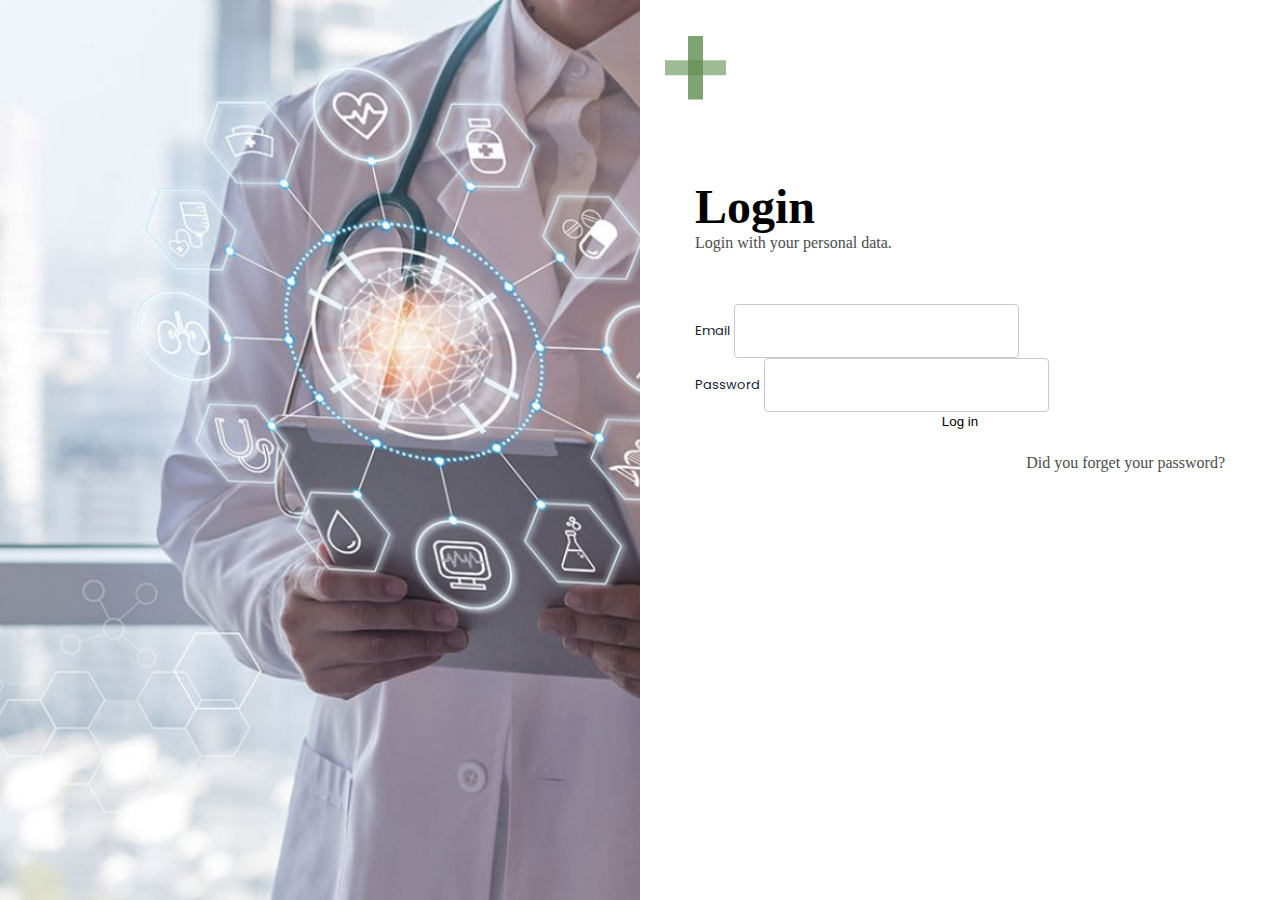
<file: index.html>
<!DOCTYPE html>
<html lang="en">
<head>
    <meta charset="UTF-8">
    <meta name="viewport" content="width=device-width, initial-scale=1.0">
    <link href="https://cdn.jsdelivr.net/npm/bootstrap@5.3.2/dist/css/bootstrap.min.css" rel="stylesheet"
        integrity="sha384-T3c6CoIi6uLrA9TneNEoa7RxnatzjcDSCmG1MXxSR1GAsXEV/Dwwykc2MPK8M2HN" crossorigin="anonymous">
    <link rel="stylesheet" href="css/style.css">
    <title>TEST system</title>
</head>
<body>
    <main>
        <section>
            <div class="login">
                <div class="login-img"></div>
                <div class="login-part">
                    <a href="#">
                        <img src="icons/logo-green.svg" alt="logo">
                    </a>
                    <form class="form">
                        <h2 class="form-title">Login</h2>
                        <p class="login-subtext">Login with your personal data.</p>
                        <div class="mb-3">
                            <label for="exampleInputEmail1" class="form-label">Email</label>
                            <input type="email" name="email" class="form-control">
                        </div>
                        <div class="mb-3">
                            <label for="exampleInputPassword1" class="form-label">Password</label>
                            <input type="password" name="password" class="form-control" id="exampleInputPassword1">
                        </div>
                        <button type="button" class="btn btn-success form-btn" id="myButton">Log in</button>
                        <p class="login-reminder"><a href="#">Did you forget your password?</a></p>
                    </form>
                </div>
            </div>
        </section>
    </main>
    <script type="text/javascript">
        document.getElementById("myButton").onclick = function () {
            location.href = "./pages/patients.html";
        };
    </script>
</body>
</html>
</file>
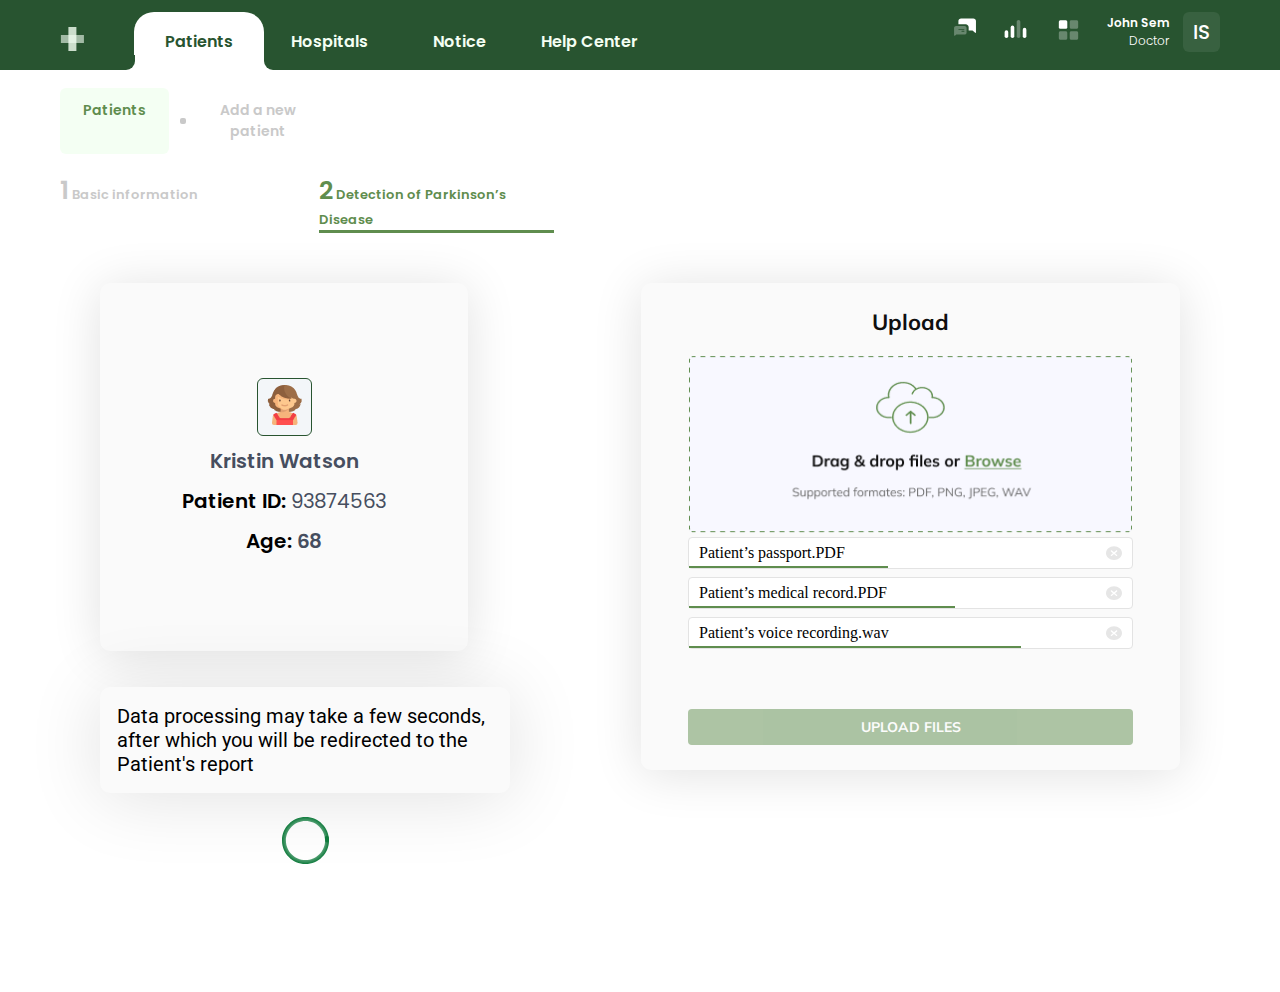
<file: pages/detection.html>
<!DOCTYPE html>
<html lang="en">

<head>
    <meta charset="UTF-8">
    <meta name="viewport" content="width=device-width, initial-scale=1.0">
    <link href="https://cdn.jsdelivr.net/npm/bootstrap@5.3.2/dist/css/bootstrap.min.css" rel="stylesheet"
        integrity="sha384-T3c6CoIi6uLrA9TneNEoa7RxnatzjcDSCmG1MXxSR1GAsXEV/Dwwykc2MPK8M2HN" crossorigin="anonymous">
    <link rel="stylesheet" href="../css/style.css">
    <title>TEST system</title>
</head>

<body>
    <header class="header">
        <div class="header-top">
            <div class="container">
                <div class="header-body">
                    <nav class="header-nav">
                        <a href="#">
                            <img src="../icons/logo-white.svg" alt="logo">
                        </a>
                        <ul class="head-menu">
                            <li class="head-menu-item">

                                <a href="#" class="head-menu-link active" id="mainMenu">
                                    <div class="triangle"></div>
                                    Patients
                                    <div class="triangle-right"></div>
                                </a>
                            </li>
                            <li class="head-menu-item">
                                <a href="#" class="head-menu-link">Hospitals</a>
                            </li>
                            <li class="head-menu-item">
                                <a href="#" class="head-menu-link">Notice</a>
                            </li>
                            <li class="head-menu-item">
                                <a href="#" class="head-menu-link">Help Center</a>
                            </li>
                        </ul>
                    </nav>

                    <div class="header-vigets">
                        <ul class="header-vigets-list">
                            <li>
                                <a href="#">
                                    <img src="../icons/chat.svg" alt="chat">
                                </a>
                            </li>
                            <li>
                                <a href="#">
                                    <img src="../icons/equalizer.svg" alt="equalizer">
                                </a>
                            </li>
                            <li>
                                <a href="#">
                                    <img src="../icons/blocks.svg" alt="blocks">
                                </a>
                            </li>
                        </ul>
                        <div class="header-user">
                            <div class="header-user-info">
                                <span>John Sem</span>
                                <span>Doctor</span>
                            </div>
                            <div class="header-avatar">
                                <span>IS</span>
                            </div>
                        </div>
                    </div>
                    <button class="burger"></button>
                </div>
            </div>
        </div>
        <div class="header-bottom">
            <div class="container">
                <div class="header-options">
                    <div class="header-tab active" id="mainMenu">
                        Patients
                    </div>
                    <div class="header-tab">
                        Add a new patient
                    </div>
                </div>
            </div>
        </div>
    </header>
    <main>
        <section>
            <div class="container">
                <div class="info-tabs">
                    <div class="info-tab">
                        <span class="tab-number">1</span>
                        <span>Basic information</span>
                    </div>
                    <div class="info-tab active">
                        <span class="tab-number">2</span>
                        <span>Detection of Parkinson’s Disease</span>
                    </div>
                </div>
                <div class="detection">
                    <div class="detection-part">
                        <div class="report-patient">
                            <div class="patient-avatar">
                                <img src="../images/girl-16.png" alt="patient">
                            </div>
                            <p class="patient-name">Kristin Watson</p>
                            <p class="patient-data">Patient ID: <span id="patient-id">93874563</span></p>
                            <p class="patient-data">Age: <span id="patient-age">68</span></p>
                        </div>
                        <p class="detection-text">Data processing may take a few seconds, after which you will be redirected to the
                            Patient's report</p>
                        <div class="loader">
                            <img src="../images/Loader anim.svg" alt="spinner">
                        </div>
                    </div>
                    <div class="detection-part">
                        <form action="" class="detection-form">
                            <h3 class="detection-form-title">Upload</h3>
                            <input type="file" id="customFile" style="display:none" />
                            <label for="customFile" id="customFileLabel"></label>

                            <ul class="upload-info">
                                <li class="upload-info-item">
                                    <span>Patient’s passport.PDF</span>
                                    <img src="../icons/close.svg" alt="close">
                                    <p class="progress-bar" style="width: 45%;"></p>
                                </li>
                                <li class="upload-info-item">
                                    <span>Patient’s medical record.PDF</span>
                                    <img src="../icons/close.svg" alt="close">
                                    <p class="progress-bar" style="width: 60%;"></p>
                                </li>
                                <li class="upload-info-item">
                                    <span>Patient’s voice recording.wav</span>
                                    <img src="../icons/close.svg" alt="close">
                                    <p class="progress-bar" style="width: 75%;"></p>
                                </li>
                            </ul>
                            <div class="form-upload-btn">
                                <button>Upload Files</button>
                            </div>
                        </form>
                    </div>
                </div>
            </div>
        </section>
    </main>
    <script type="text/javascript">
        document.getElementById("mainMenu").onclick = function () {
            location.href = "../pages/patients.html";
        };
    </script>
</body>

</html>
</file>
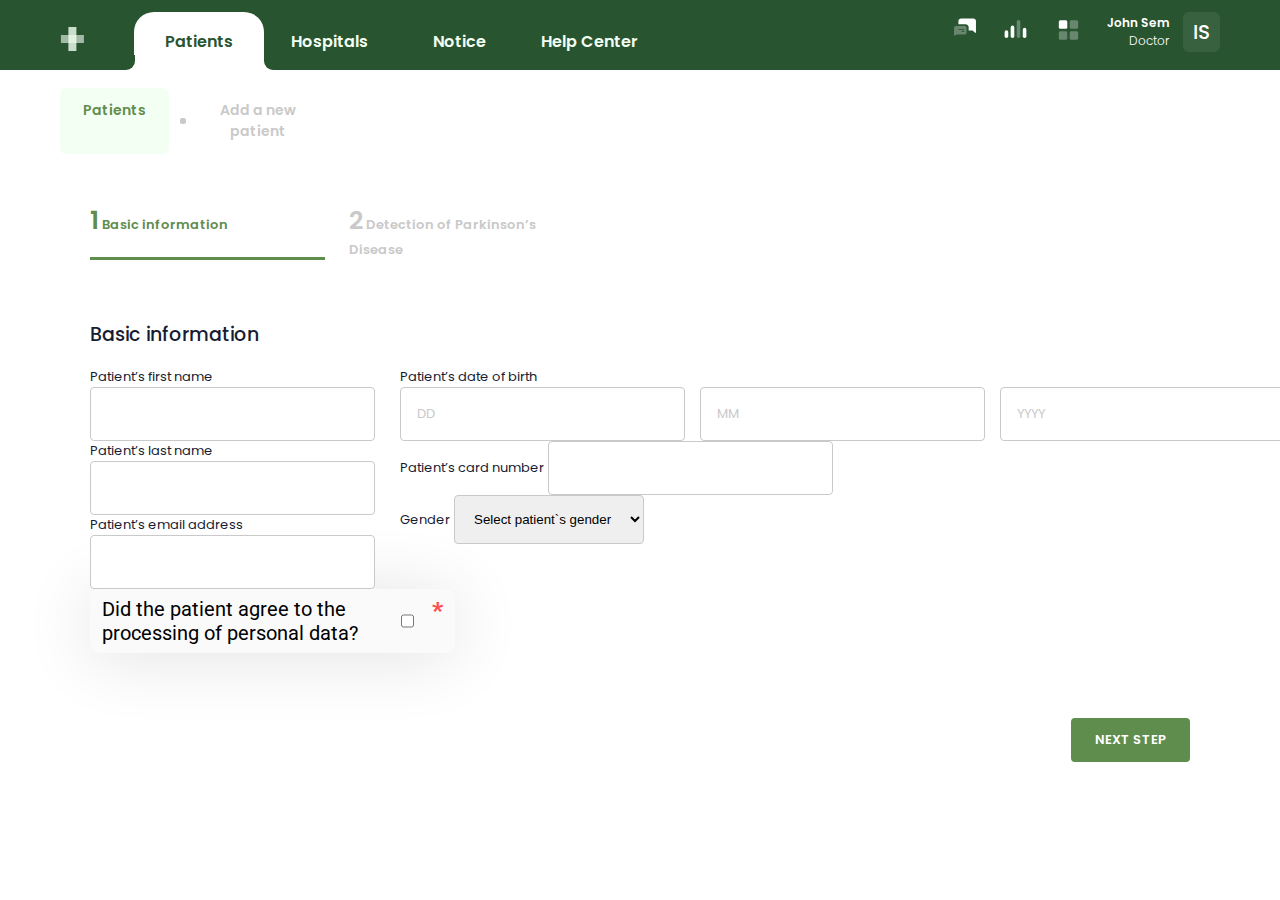
<file: pages/info.html>
<!DOCTYPE html>
<html lang="en">

<head>
    <meta charset="UTF-8">
    <meta name="viewport" content="width=device-width, initial-scale=1.0">
    <link href="https://cdn.jsdelivr.net/npm/bootstrap@5.3.2/dist/css/bootstrap.min.css" rel="stylesheet"
        integrity="sha384-T3c6CoIi6uLrA9TneNEoa7RxnatzjcDSCmG1MXxSR1GAsXEV/Dwwykc2MPK8M2HN" crossorigin="anonymous">
    <link rel="stylesheet" href="../css/style.css">
    <title>TEST system</title>
</head>

<body>
    <header class="header">
        <div class="header-top">
            <div class="container">
                <div class="header-body">
                    <nav class="header-nav">
                        <a href="#">
                            <img src="../icons/logo-white.svg" alt="logo">
                        </a>
                        <ul class="head-menu">
                            <li class="head-menu-item">

                                <a href="#" class="head-menu-link active" id="mainMenu">
                                    <div class="triangle"></div>
                                    Patients
                                    <div class="triangle-right"></div>
                                </a>
                            </li>
                            <li class="head-menu-item">
                                <a href="#" class="head-menu-link">Hospitals</a>
                            </li>
                            <li class="head-menu-item">
                                <a href="#" class="head-menu-link">Notice</a>
                            </li>
                            <li class="head-menu-item">
                                <a href="#" class="head-menu-link">Help Center</a>
                            </li>
                        </ul>
                    </nav>

                    <div class="header-vigets">
                        <ul class="header-vigets-list">
                            <li>
                                <a href="#">
                                    <img src="../icons/chat.svg" alt="chat">
                                </a>
                            </li>
                            <li>
                                <a href="#">
                                    <img src="../icons/equalizer.svg" alt="equalizer">
                                </a>
                            </li>
                            <li>
                                <a href="#">
                                    <img src="../icons/blocks.svg" alt="blocks">
                                </a>
                            </li>
                        </ul>
                        <div class="header-user">
                            <div class="header-user-info">
                                <span>John Sem</span>
                                <span>Doctor</span>
                            </div>
                            <div class="header-avatar">
                                <span>IS</span>
                            </div>
                        </div>
                    </div>
                    
                    <button class="burger"></button>
                </div>
            </div>
        </div>
        <div class="header-bottom">
            <div class="container">
                <div class="header-options">
                    <div class="header-tab active">
                        Patients
                    </div>
                    <div class="header-tab">
                        Add a new patient
                    </div>
                </div>
            </div>
        </div>
    </header>
    <main>
        <section>
            <div class="container">
                <div class="info-wrapper">
                    <div class="info-tabs">
                        <div class="info-tab active">
                            <span class="tab-number">1</span>
                            <span>Basic information</span>
                        </div>
                        <div class="info-tab">
                            <span class="tab-number">2</span>
                            <span>Detection of Parkinson’s Disease</span>
                        </div>
                    </div>

                    <form action="" class="info-form">
                        <h3 class="info-form-title">Basic information</h3>
                        <div class="info-form-body">
                            <div class="info-form-part">
                                <div class="mb-3">
                                    <label for="firstName" class="form-label">Patient’s first name</label>
                                    <input type="text" name="firstName" class="form-control" id="firstName">
                                </div>
                                <div class="mb-3">
                                    <label for="lastName" class="form-label">Patient’s last name</label>
                                    <input type="text" name="lastName" class="form-control" id="lastName">
                                </div>
                                <div class="mb-3">
                                    <label for="address" class="form-label">Patient’s email address</label>
                                    <input type="text" name="address" class="form-control" id="address">
                                </div>
                            </div>
                            <div class="info-form-part">
                                <div class="mb-3">
                                    <label class="form-label">Patient’s date of birth</label>
                                    <div class="date-inputs">
                                        <input type="number" name="day" class="form-control" placeholder="DD">
                                        <input type="number" name="month" class="form-control" placeholder="MM">
                                        <input type="number" name="year" class="form-control" placeholder="YYYY">
                                    </div>
                                </div>
                                <div class="mb-3">
                                    <label for="card" class="form-label">Patient’s card number</label>
                                    <input type="number" name="card" class="form-control" id="card">
                                </div>
                                <div class="mb-3">
                                    <div class="">
                                        <label for="gender" class="form-label">Gender</label>
                                        <select id="gender" name="gender" class="form-select">
                                            <option value="" disabled selected>Select patient`s gender</option>
                                            <option value="male">Male</option>
                                            <option value="female">Female</option>
                                            <option value="other">Other</option>
                                        </select>
                                    </div>
                                </div>
                            </div>
                        </div>
                        <div class="form-agreement">
                            <div class="form-checkbox">
                                <label for="agreement">Did the patient agree to the processing of personal data?</label>
                                <input type="checkbox" id="agreement" name="agreement">
                            </div>
                            <span>*</span>
                        </div>
                        <div class="info-form-btn">
                            <button class="btn info-btn-success" id="detectionMenu" type="button">NEXT STEP</button>
                        </div>
                    </form>
                </div>
            </div>
        </section>
    </main>
    <script type="text/javascript">
        document.getElementById("detectionMenu").onclick = function () {
            location.href = "../pages/detection.html";
        };
    </script>
     <script type="text/javascript">
        document.getElementById("mainMenu").onclick = function () {
            location.href = "../pages/patients.html";
        };
    </script>
</body>

</html>
</file>
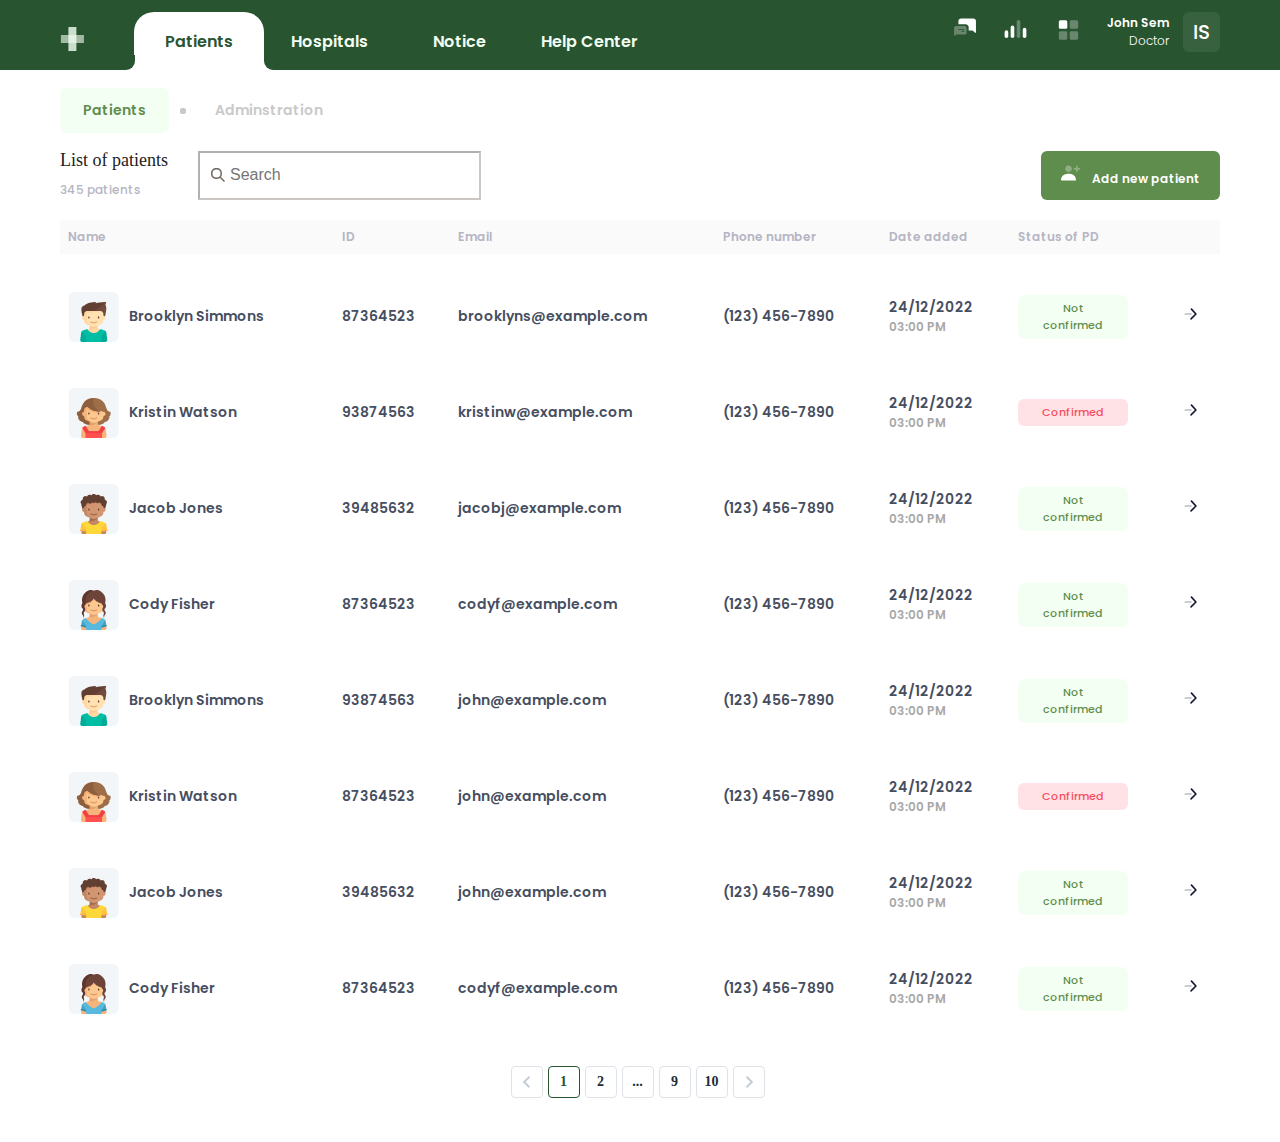
<file: pages/patients.html>
<!DOCTYPE html>
<html lang="en">

<head>
    <meta charset="UTF-8">
    <meta name="viewport" content="width=device-width, initial-scale=1.0">
    <link href="https://cdn.jsdelivr.net/npm/bootstrap@5.3.2/dist/css/bootstrap.min.css" rel="stylesheet"
        integrity="sha384-T3c6CoIi6uLrA9TneNEoa7RxnatzjcDSCmG1MXxSR1GAsXEV/Dwwykc2MPK8M2HN" crossorigin="anonymous">
    <link rel="stylesheet" href="../css/style.css">
    <title>TEST system</title>
</head>

<body>
    <header class="header">
        <div class="header-top">
            <div class="container">
                <div class="header-body">
                    <nav class="header-nav">
                        <a href="#">
                            <img src="../icons/logo-white.svg" alt="logo">
                        </a>
                        <ul class="head-menu">
                            <li class="head-menu-item">

                                <a href="#" class="head-menu-link active">
                                    <div class="triangle"></div>
                                    Patients
                                    <div class="triangle-right"></div>
                                </a>
                            </li>
                            <li class="head-menu-item">
                                <a href="#" class="head-menu-link">Hospitals</a>
                            </li>
                            <li class="head-menu-item">
                                <a href="#" class="head-menu-link">Notice</a>
                            </li>
                            <li class="head-menu-item">
                                <a href="#" class="head-menu-link">Help Center</a>
                            </li>
                        </ul>
                    </nav>

                    <div class="header-vigets">
                        <ul class="header-vigets-list">
                            <li>
                                <a href="#">
                                    <img src="../icons/chat.svg" alt="chat">
                                </a>
                            </li>
                            <li>
                                <a href="#">
                                    <img src="../icons/equalizer.svg" alt="equalizer">
                                </a>
                            </li>
                            <li>
                                <a href="#">
                                    <img src="../icons/blocks.svg" alt="blocks">
                                </a>
                            </li>
                        </ul>
                        <div class="header-user">
                            <div class="header-user-info">
                                <span>John Sem</span>
                                <span>Doctor</span>
                            </div>
                            <div class="header-avatar">
                                <span>IS</span>
                            </div>
                        </div>
                    </div>

                    <button class="burger"></button>
                </div>
            </div>
        </div>
        <div class="header-bottom">
            <div class="container">
                <div class="header-options">
                    <div class="header-tab active">
                        Patients
                    </div>
                    <div class="header-tab">
                        Adminstration
                    </div>
                </div>
            </div>
        </div>
    </header>
    <main>
        <section>
            <div class="container">
                <div class="patients-body">
                    <div class="panel">
                        <div class="panel-search">
                            <div class="panel-text">
                                <div class="panel-heading">List of patients</div>
                                <div class="panel-total">345 patients</div>
                            </div>
                            <div id="search">
                                <input class="panel-input" type="text" placeholder="Search">
                            </div>
                        </div>
                        <button class="patient-add-btn" id="redirectNewPatient">
                            <img src="../icons/add-user.svg" alt="user">
                            Add new patient
                        </button>
                    </div>
                </div>



                <table>
                    <thead>
                        <tr>
                            <th class="patient-name-td">Name</th>
                            <th class="hide">ID</th>
                            <th class="hide">Email</th>
                            <th class="hide">Phone number</th>
                            <th class="hide">Date added</th>
                            <th>Status of PD</th>
                            <th></th>
                        </tr>
                    </thead>
                    <tbody>
                        <tr>
                            <td class="patient-name-td">
                                <img src="../images/boy1.png" alt="boy">
                                Brooklyn Simmons
                            </td>
                            <td class="hide">87364523</td>
                            <td class="hide">brooklyns@example.com</td>
                            <td class="hide">(123) 456-7890</td>
                            <td class="hide">
                                <div class="date-time">
                                    <span>24/12/2022</span>
                                    <span>03:00 PM</span>
                                </div>
                            </td>
                            <td class="status"><span>Not confirmed</span></td>
                            <td>
                                <button>
                                    <img src="../icons/arrow-list.svg" id="reportNotConfirmed" alt="arrow">
                                </button>
                            </td>
                        </tr>
                        <tr>
                            <td class="patient-name-td">
                                <img src="../images/girl1.png" alt="boy">
                                Kristin Watson
                            </td>
                            <td class="hide">93874563</td>
                            <td class="hide">kristinw@example.com</td>
                            <td class="hide">(123) 456-7890</td>
                            <td class="hide">
                                <div class="date-time">
                                    <span>24/12/2022</span>
                                    <span>03:00 PM</span>
                                </div>
                            </td>
                            <td class="status confirmed"><span>Confirmed</span></td>
                            <td>
                                <button>
                                    <img src="../icons/arrow-list.svg" id="reportConfirmed" alt="arrow">
                                </button>
                            </td>
                        </tr>
                        <tr>
                            <td class="patient-name-td">
                                <img src="../images/boy2.png" alt="boy">
                                Jacob Jones
                            </td>
                            <td class="hide">39485632</td>
                            <td class="hide">jacobj@example.com</td>
                            <td class="hide">(123) 456-7890</td>
                            <td class="hide">
                                <div class="date-time">
                                    <span>24/12/2022</span>
                                    <span>03:00 PM</span>
                                </div>
                            </td>
                            <td class="status"><span>Not confirmed</span></td>
                            <td>
                                <button>
                                    <img src="../icons/arrow-list.svg" alt="arrow">
                                </button>
                            </td>
                        </tr>
                        <tr>
                            <td class="patient-name-td">
                                <img src="../images/girl2.png" alt="boy">
                                Cody Fisher
                            </td>
                            <td class="hide">87364523</td>
                            <td class="hide">codyf@example.com</td>
                            <td class="hide">(123) 456-7890</td>
                            <td class="hide">
                                <div class="date-time">
                                    <span>24/12/2022</span>
                                    <span>03:00 PM</span>
                                </div>
                            </td>
                            <td class="status"><span>Not confirmed</span></td>
                            <td>
                                <button>
                                    <img src="../icons/arrow-list.svg" alt="arrow">
                                </button>
                            </td>
                        </tr>
                        <tr>
                            <td class="patient-name-td">
                                <img src="../images/boy1.png" alt="boy">
                                Brooklyn Simmons
                            </td>
                            <td class="hide">93874563</td>
                            <td class="hide">john@example.com</td>
                            <td class="hide">(123) 456-7890</td>
                            <td class="hide">
                                <div class="date-time">
                                    <span>24/12/2022</span>
                                    <span>03:00 PM</span>
                                </div>
                            </td>
                            <td class="status"><span>Not confirmed</span></td>
                            <td>
                                <button>
                                    <img src="../icons/arrow-list.svg" alt="arrow">
                                </button>
                            </td>
                        </tr>
                        <tr>
                            <td class="patient-name-td">
                                <img src="../images/girl1.png" alt="boy">
                                Kristin Watson
                            </td>
                            <td class="hide">87364523</td>
                            <td class="hide">john@example.com</td>
                            <td class="hide">(123) 456-7890</td>
                            <td class="hide">
                                <div class="date-time">
                                    <span>24/12/2022</span>
                                    <span>03:00 PM</span>
                                </div>
                            </td>
                            <td class="status confirmed"><span>Confirmed</span></td>
                            <td>
                                <button>
                                    <img src="../icons/arrow-list.svg" alt="arrow">
                                </button>
                            </td>
                        </tr>
                        <tr>
                            <td class="patient-name-td">
                                <img src="../images/boy2.png" alt="boy">
                                Jacob Jones
                            </td>
                            <td class="hide">39485632</td>
                            <td class="hide">john@example.com</td>
                            <td class="hide">(123) 456-7890</td>
                            <td class="hide">
                                <div class="date-time">
                                    <span>24/12/2022</span>
                                    <span>03:00 PM</span>
                                </div>
                            </td>
                            <td class="status"><span>Not confirmed</span></td>
                            <td>
                                <button>
                                    <img src="../icons/arrow-list.svg" alt="arrow">
                                </button>
                            </td>
                        </tr>
                        <tr>
                            <td class="patient-name-td">
                                <img src="../images/girl2.png" alt="boy">
                                Cody Fisher
                            </td>
                            <td class="hide">87364523</td>
                            <td class="hide">codyf@example.com</td>
                            <td class="hide">(123) 456-7890</td>
                            <td class="hide">
                                <div class="date-time">
                                    <span>24/12/2022</span>
                                    <span>03:00 PM</span>
                                </div>
                            </td>
                            <td class="status"><span>Not confirmed</span></td>
                            <td>
                                <button>
                                    <img src="../icons/arrow-list.svg" alt="arrow">
                                </button>
                            </td>
                        </tr>
                    </tbody>
                </table>





                <ul class="pagination">
                    <li class="pagination-item">
                        <a href="#" class="pagination-link">
                            <svg xmlns="http://www.w3.org/2000/svg" width="24" height="24" viewBox="0 0 24 24"
                                fill="none">
                                <path
                                    d="M15.1599 7.41L10.5799 12L15.1599 16.59L13.7499 18L7.74991 12L13.7499 6L15.1599 7.41Z"
                                    fill="#C4CDD5" />
                            </svg>
                        </a>
                    </li>
                    <li class="pagination-item"><a href="#" class="pagination-link active">1</a></li>
                    <li class="pagination-item"><a href="#" class="pagination-link">2</a></li>
                    <li class="pagination-item"><a href="#" class="pagination-link">...</a></li>
                    <li class="pagination-item"><a href="#" class="pagination-link">9</a></li>
                    <li class="pagination-item"><a href="#" class="pagination-link">10</a></li>
                    <li class="pagination-item">
                        <a href="#" class="pagination-link">
                            <svg xmlns="http://www.w3.org/2000/svg" width="24" height="24" viewBox="0 0 24 24"
                                fill="none">
                                <path
                                    d="M8.84009 7.41L13.4201 12L8.84009 16.59L10.2501 18L16.2501 12L10.2501 6L8.84009 7.41Z"
                                    fill="#C4CDD5" />
                            </svg>
                        </a>
                    </li>
                </ul>
            </div>



        </section>
    </main>
    <script type="text/javascript">
        document.getElementById("redirectNewPatient").onclick = function () {
            location.href = "../pages/info.html";
        };
    </script>
    <script type="text/javascript">
        document.getElementById("reportNotConfirmed").onclick = function () {
            location.href = "../pages/report.html";
        };
    </script>
     <script type="text/javascript">
        document.getElementById("reportConfirmed").onclick = function () {
            location.href = "../pages/report.html";
        };
    </script>
</body>

</html>
</file>
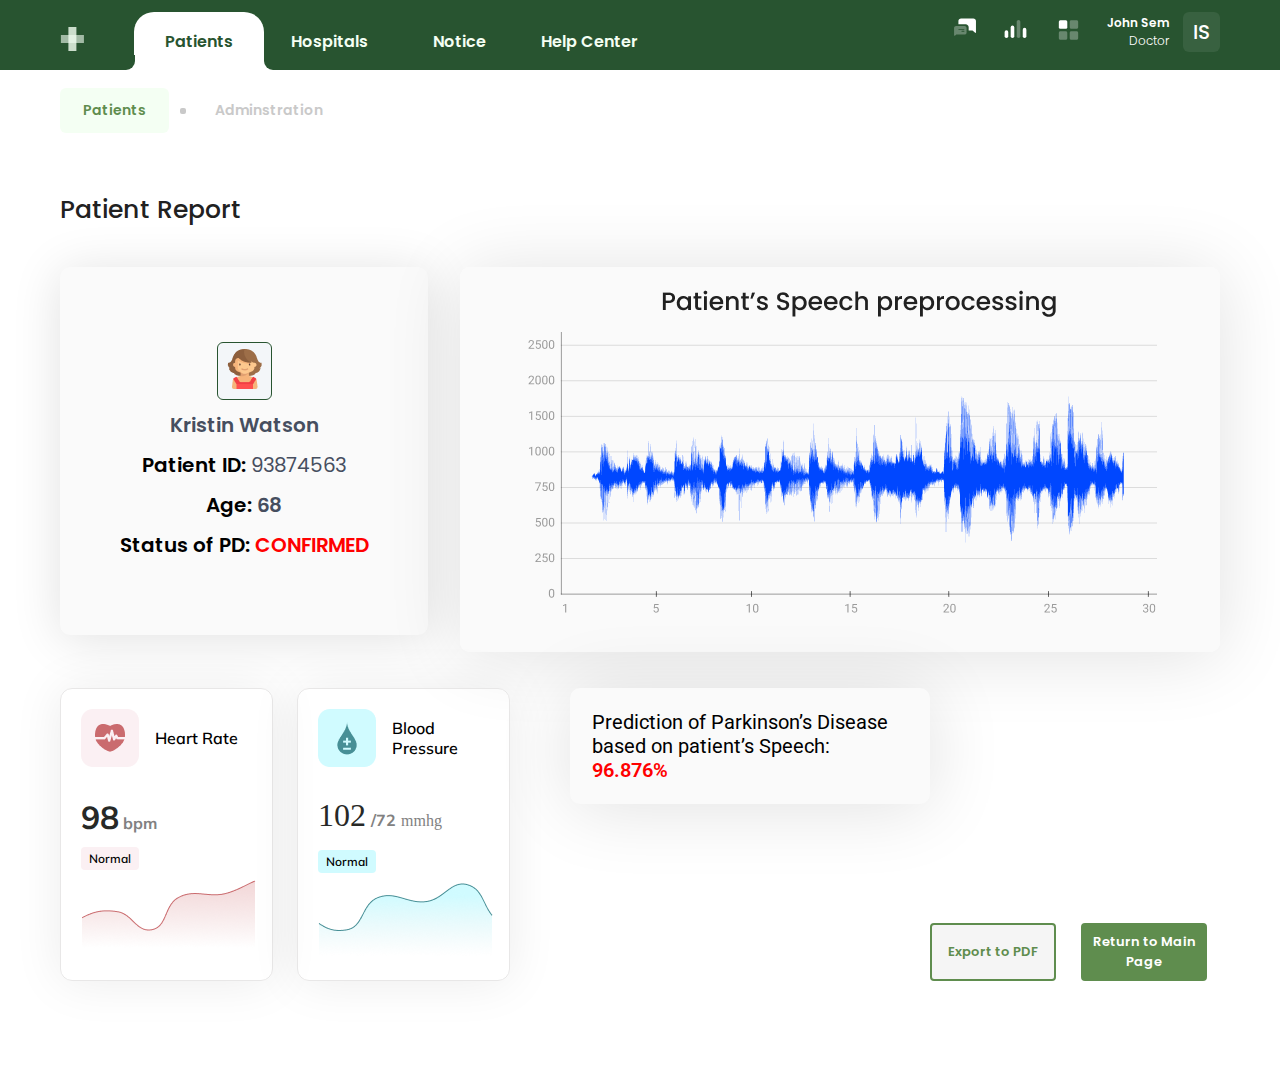
<file: pages/report.html>
<!DOCTYPE html>
<html lang="en">

<head>
    <meta charset="UTF-8">
    <meta name="viewport" content="width=device-width, initial-scale=1.0">
    <link href="https://cdn.jsdelivr.net/npm/bootstrap@5.3.2/dist/css/bootstrap.min.css" rel="stylesheet"
        integrity="sha384-T3c6CoIi6uLrA9TneNEoa7RxnatzjcDSCmG1MXxSR1GAsXEV/Dwwykc2MPK8M2HN" crossorigin="anonymous">
    <link rel="stylesheet" href="../css/style.css">
    <title>TEST system</title>
</head>

<body>
    <header class="header">
        <div class="header-top">
            <div class="container">
                <div class="header-body">
                    <nav class="header-nav">
                        <a href="#">
                            <img src="../icons/logo-white.svg" alt="logo">
                        </a>
                        <ul class="head-menu">
                            <li class="head-menu-item">

                                <a href="#" class="head-menu-link active" id="mainMenu">
                                    <div class="triangle"></div>
                                    Patients
                                    <div class="triangle-right"></div>
                                </a>
                            </li>
                            <li class="head-menu-item">
                                <a href="#" class="head-menu-link">Hospitals</a>
                            </li>
                            <li class="head-menu-item">
                                <a href="#" class="head-menu-link">Notice</a>
                            </li>
                            <li class="head-menu-item">
                                <a href="#" class="head-menu-link">Help Center</a>
                            </li>
                        </ul>
                    </nav>

                    <div class="header-vigets">
                        <ul class="header-vigets-list">
                            <li>
                                <a href="#">
                                    <img src="../icons/chat.svg" alt="chat">
                                </a>
                            </li>
                            <li>
                                <a href="#">
                                    <img src="../icons/equalizer.svg" alt="equalizer">
                                </a>
                            </li>
                            <li>
                                <a href="#">
                                    <img src="../icons/blocks.svg" alt="blocks">
                                </a>
                            </li>
                        </ul>
                        <div class="header-user">
                            <div class="header-user-info">
                                <span>John Sem</span>
                                <span>Doctor</span>
                            </div>
                            <div class="header-avatar">
                                <span>IS</span>
                            </div>
                        </div>
                    </div>
                    <button class="burger"></button>
                </div>
            </div>
        </div>
        <div class="header-bottom">
            <div class="container">
                <div class="header-options">
                    <div class="header-tab active">
                        Patients
                    </div>
                    <div class="header-tab">
                        Adminstration
                    </div>
                </div>
            </div>
        </div>
    </header>
    <main>
        <section>
            <div class="container">
                <div class="report">
                    <h2 class="report-title">Patient Report</h2>
                    <div class="report-body">
                        <div class="report-top">
                            <div class="report-patient">
                                <div class="patient-avatar">
                                    <img src="../images/girl-16.png" alt="patient">
                                </div>
                                <p class="patient-name">Kristin Watson</p>
                                <p class="patient-data">Patient ID: <span id="patient-id">93874563</span></p>
                                <p class="patient-data">Age: <span id="patient-age">68</span></p>
                                <p class="patient-data">Status of PD: <span id="patient-result" class="confirmed">CONFIRMED</span></p>
                            </div>
                            <div class="report-chart">
                                <img src="../images/chart.png" alt="statistics">
                            </div>
                        </div>
                        <div class="report-bottom">
                            <div class="report-metrics">
                                <div class="report-indicator">
                                    <div class="indicator-label">
                                        <img src="../images/heart.png" alt="heart">
                                        <span>Heart Rate</span>
                                    </div>
                                    <p class="indicator-bpm"><span id="indicator-bpm">98</span> bpm</p>
                                    <span class="indicator-status">Normal</span>
                                    <div>
                                        <img src="../images/red-wave.png" alt="wave">
                                    </div>
                                </div>
                                <div class="report-indicator">
                                    <div class="indicator-label">
                                        <img src="../images/pressure.png" alt="drop">
                                        <span>Blood Pressure</span>
                                    </div>
                                    <p class="indicator-mmhg"><span id="indicator-bpm">102</span><span
                                            id="indicator-mmhg-bottom">/72</span>mmhg</p>
                                    <span class="indicator-status blue">Normal</span>
                                    <div>
                                        <img src="../images/blue-wave.png" alt="wave">
                                    </div>
                                </div>
                            </div>

                            <div class="report-finish">
                                <p class="report-text">Prediction of Parkinson’s Disease based on patient’s Speech: <span id="result-percent" class="confirmed">96.876%</span></p>

                                <div class="report-btns">
                                    <button class="report-btn">Export to PDF</button>
                                    <button class="report-btn return-btn" id="returnMainPage">Return to Main Page</button>
                                </div>
                            </div>
                        </div>
                    </div>
                </div>

            </div>
        </section>
    </main>
    <script type="text/javascript">
        document.getElementById("returnMainPage").onclick = function () {
            location.href = "../pages/patients.html";
        };
    </script>
     <script type="text/javascript">
        document.getElementById("mainMenu").onclick = function () {
            location.href = "../pages/patients.html";
        };
    </script>
</body>

</html>
</file>
<file: css/style.css>
@import url('reset.css');
@import url('https://fonts.googleapis.com/css2?family=Mulish:wght@400;600&family=Poppins:wght@300;500;600&family=Roboto&display=swap');

.login {
    display: flex;
    height: 100vh;
}

.login-part {
    margin: 0 auto;
    width: 50%;
    padding: 36px 25px;
    max-width: 640px;
}

.login-img {
    width: 50%;
    background: url('../images/banner.jpg') center/cover no-repeat;
}

.form {
    margin-top: 75px;
    padding: 0 30px;
}

.form-title {
    font-size: 48px;
    font-weight: 600;
}

.login-subtext {
    color: #4D4D4D;
    margin-bottom: 52px;
}

.form-label {
    font-weight: 600;
}

.form-control {
    border-radius: 5px;
    border: 1px solid #475E6B;
    padding: 16px;
}

.form-btn {
    width: 100%;
}

.login-reminder {
    text-align: right;
    margin-top: 24px;
    color: #4D4D4D;
}


/* header */

.header-top {
    background: #285430;
    padding-top: 12px;
}

.header-bottom {
    padding: 18px 0;
}

.container {
    max-width: 1240px;
    padding: 0 10px;
    margin: 0 auto;
}

.header-body {
    display: flex;
    justify-content: space-between;
}

.header-nav {
    display: flex;
    align-items: center;
    gap: 50px;
}

.head-menu {
    display: flex;
    height: 100%;
}

/* .head-menu-item {
    padding: 0 20px;
    background: #285430;
} */

.head-menu-link {
    color: #F4FFF3;
    font-family: Poppins;
    font-weight: 600;
    display: flex;
    align-items: center;
    justify-content: center;
    height: 100%;
    width: 130px;
    background: #285430;
    padding: 0 10px;
}

.active {
    border-radius: 20px 20px 0 0;
    background: #fff;
    color: #285430;
    position: relative;
}

.triangle {
    width: 0;
    height: 0;
    border-bottom: 15px solid #fff;
    border-left: 15px solid transparent;
    position: absolute;
    left: -14px;
    bottom: 0;
}

.triangle:before {
    content: "";
    position: absolute;
    height: 15px;
    width: 15px;
    left: -15px;
    top: -0.5px;
    background: #285430;
    border-radius: 0 0 60% 0;
}

.triangle-right {
    width: 0;
    height: 0;
    border-bottom: 15px solid #fff;
    border-right: 15px solid transparent;
    position: absolute;
    right: -14px;
    bottom: 0;
}

.triangle-right:before {
    content: "";
    position: absolute;
    height: 15px;
    width: 15px;
    right: -15.5px;
    top: -0.5px;
    background: #285430;
    border-radius: 0 0 0 60%;
}

.header-vigets {
    display: flex;
    align-items: center;
    gap: 24px;
    padding-bottom: 18px;
}

.header-vigets-list {
    display: flex;
    gap: 24px;
}

.header-user {
    display: flex;
    align-items: center;
    gap: 14px;
}

.header-user-info {
    display: flex;
    flex-direction: column;
    align-items: end;
    color: #fff;
    font-family: Poppins;
    font-style: normal;
    font-weight: 600;
    font-size: 12px;
    line-height: normal;
}

.header-user-info span:last-of-type {

    font-weight: 300;
}

.header-avatar {
    padding: 5px 10px;
    border-radius: 6px;
    background: rgba(255, 255, 255, 0.08);
    color: #fff;
}

.header-avatar span {
    font-family: Poppins;
    font-size: 20px;
    font-weight: 500;
}

.header-options {
    display: flex;
    max-width: 286px;
    justify-content: space-between;
    position: relative;
    text-align: center;
}

.header-options:after {
    content: "";
    position: absolute;
    top: 50%;
    left: 42%;
    transform: translateY(-50%);
    width: 6px;
    height: 6px;
    border-radius: 2px;
    background: #C9C9C9;
}


.header-tab {
    padding: 12px 23px;
    color: #C9C9C9;
    font-family: Poppins;
    font-size: 14px;
    font-weight: 600;
    cursor: pointer;
}


.header-tab.active {
    color: #5F8D4E;
    border-radius: 6px;
    background: #F4FFF3;
}




/* panel */

.panel {
    display: flex;
    justify-content: space-between;
}

.panel-search {
    display: flex;
    gap: 30px;
}

.panel-heading {
    margin-bottom: 8px;
    color: #212121;
    font-size: 18px;
    font-weight: 500;
    line-height: 1.1;
}

.panel-total {
    color: #B5B5C3;
    font-family: Poppins;
    font-size: 12px;
    font-weight: 500;
    line-height: 1.75;
}

#search {
    position: relative;
}

#search::before {
    content: "";
    position: absolute;
    left: 8px;
    top: 50%;
    transform: translateY(-50%);
    width: 24px;
    height: 24px;
    background: url('../icons/search.svg') center/contain no-repeat;
}

.panel-input {
    padding: 8px;
    padding-left: 30px;
    width: 283px;
    height: 100%;
    border-color: rgba(82, 74, 62, 0.30);
    color: #524A3E;
    font-size: 16px;
    font-weight: 300;
    line-height: 1.25;

}

.patient-add-btn {
    display: inline-block;
    padding: 10px 20px;
    border-radius: 6px;
    background: #5F8D4E;
    color: #FFF;
    font-family: Poppins;
    font-size: 12px;
    font-weight: 600;
    transition: .3s;
}

.patient-add-btn:hover {
    background: #3e5f33;
}

.patient-add-btn img {
    display: inline-block;
    margin-right: 8px;
}


/* pagination  */

.pagination {
    display: flex;
    justify-content: center;
    list-style: none;
    padding: 0;
    margin: 44px 0;
}

.pagination-item {
    margin-right: 5px;
}

.pagination-link {
    display: flex;
    align-items: center;
    justify-content: center;
    text-decoration: none;
    color: #333;
    border-radius: 4px;
    border: 1px solid #DFE3E8;
    background: #FFF;
    color: #212B36;
    text-align: center;
    font-family: Inter;
    font-size: 14px;
    font-weight: 700;
    line-height: 1.4;
    width: 32px;
    height: 32px;
}

.pagination-link.active {
    border-color: #285430;
    color: #285430;
}

.pagination-link:hover {
    background-color: #ddd;
}



table {
    width: 100%;
    border-collapse: collapse;
    margin-top: 20px;
}

th,
td {
    padding: 8px;
    padding-top: 38px;
    text-align: left;
}

tr th {
    padding: 8px;
}

th {
    background-color: #FAFAFA;
    color: #B5B5C3;
    font-family: Poppins;
    font-size: 12px;
    font-weight: 600;
}

td {
    color: #464E5F;
    font-family: Poppins;
    font-size: 14px;
    font-weight: 600;
}

.hide {
    display: table-cell;
}

.patient-name-td {
    display: flex;
    align-items: center;
    flex-wrap: wrap;
}

.patient-name-td img {
    margin-right: 10px;
}

.status span {
    display: inline-block;
    padding: 5px 15px;
    border-radius: 6px;
    background: #F4FFF3;
    color: #5F8D4E;
    font-family: Poppins;
    font-size: 11px;
    font-weight: 500;
    width: 110px;
    text-align: center;
}

.status.confirmed span {
    color: #F64E60;
    border-radius: 6px;
    background: #FFE2E5;
}


/* report */

.report {
    padding: 40px 0 110px;
}

.report-title {
    color: #212121;
    font-family: Poppins;
    font-size: 25px;
    font-weight: 500;
    margin-bottom: 38px;
}

.report-top {
    display: flex;
    justify-content: space-between;
    margin-bottom: 36px;
    gap: 20px;
}

.report-patient {
    display: flex;
    flex-direction: column;
    justify-content: center;
    align-items: center;
    gap: 10px;
    border-radius: 10px;
    background: #FAFAFA;
    box-shadow: 0px 4px 50px 0px rgba(0, 0, 0, 0.12);
    width: 368px;
    height: 368px;
}

.patient-avatar {
    padding: 6px;
    border-radius: 6px;
    border: 1px solid #285430;
    background: #F3F6F9;
}

.patient-name {
    color: #464E5F;
    font-family: Poppins;
    font-size: 20px;
    font-style: normal;
    font-weight: 600;
    line-height: normal;
}

.patient-data {
    font-family: Poppins;
    font-size: 20px;
    font-style: normal;
    font-weight: 600;
    line-height: normal;
}

#patient-id {
    color: #464E5F;
    font-weight: 400;
}

#patient-age {
    color: #464E5F;
    font-weight: 600;
}

#patient-result {
    color: #5F8D4E;
    font-weight: 600;
}

#patient-result.confirmed {
    color: #F00;
}

.report-chart {
    display: flex;
    justify-content: center;
}

.report-chart img {
    width: 100%;
    border-radius: 10px;
    box-shadow: 0px 4px 75px 0px rgba(0, 0, 0, 0.12);
}

.report-bottom {
    display: flex;
    gap: 60px;
}

.report-metrics {
    width: 450px;
    display: flex;
    justify-content: space-between;
    gap: 15px;
}

.report-indicator {
    padding: 20px;
    border-radius: 12px;
    border: 1px solid #E8E7E7;
    box-shadow: 0px 1px 50px 0px rgba(0, 0, 0, 0.08);
    max-width: 213px;
}


.indicator-label {
    display: flex;
    align-items: center;
    gap: 16px;
    font-family: Mulish;
    font-size: 16px;
    font-weight: 600;
    margin-bottom: 30px;
}

.indicator-bpm {
    color: #818181;
    font-family: Mulish;
    font-size: 16px;
    font-weight: 700;
    margin-bottom: 10px;
}

#indicator-bpm {
    color: #272927;
    font-size: 32px;
}

.indicator-status {
    font-family: Mulish;
    font-size: 12px;
    font-weight: 600;
    padding: 4px 8px;
    border-radius: 4px;
    background: #FBF0F3;
    display: inline-block;
    margin-bottom: 10px;
}

.indicator-status.blue {
    background: #D0FBFF;
}

#indicator-mmhg-bottom {
    font-family: Mulish;
    font-weight: 700;
    margin: 0 5px;

}

.indicator-mmhg {
    color: #818181;
    margin-bottom: 16px;
}

.report-text {
    padding: 22px;
    font-family: Roboto;
    font-size: 20px;
    font-weight: 400;
    max-width: 360px;
    border-radius: 10px;
    background: #FAFAFA;
    box-shadow: 0px 4px 75px 0px rgba(0, 0, 0, 0.12);
}

#result-percent {
    color: #5F8D4E;
    font-weight: 600;
}

#result-percent.confirmed {
    color: #F00;
}

.report-finish {
    display: flex;
    justify-content: space-between;
    align-items: start;
}

.report-btns {
    align-self: flex-end;
    display: flex;
    gap: 25px;
}

.report-btn {
    border-radius: 4px;
    border: 2px solid #5F8D4E;
    background: #F5F5F5;
    width: 126px;
    padding: 7px 5px;
    color: #5F8D4E;
    font-family: Poppins;
    font-size: 13px;
    font-weight: 600;
}

.return-btn {
    background: #5F8D4E;
    color: #fff;
}

/* info */

.info-wrapper {
    padding: 30px 30px 100px;
}

.info-tabs {
    display: flex;
    gap: 24px;
}

.info-tab {
    color: #C9C9C9;
    font-family: Poppins;
    font-size: 13px;
    font-weight: 600;
    line-height: normal;
    max-width: 235px;
    width: 100%;
    cursor: pointer;
}

.info-tab.active {
    color: #5F8D4E;
    border-bottom: 3px solid #5F8D4E;
}

.tab-number {
    font-size: 25px;
}

.info-form {
    margin-top: 60px;
}

.info-form-body {
    display: flex;
    gap: 25px;
}

.info-form-part {
    width: 100%;

}

.info-form-title {
    color: #181C32;
    font-family: Poppins;
    font-size: 19px;
    font-weight: 500;
    line-height: normal;
    margin-bottom: 18px;
}

.form-label {
    color: #181C32;
    font-family: Poppins;
    font-size: 13px;
    font-weight: 400;
    line-height: normal;
    margin-bottom: 4px;
}

.date-inputs {
    display: flex;
    gap: 15px;
}

.form-control {
    color: #C9C9C9 !important;
    font-family: Poppins;
    font-size: 13px;
    border-radius: 4px;
    border: 1px solid #C9C9C9;
}

.form-control::placeholder {
    color: #C9C9C9;
}

.form-select {
    padding: 15px;
    border-radius: 4px;
    border: 1px solid #C9C9C9;
}

.form-agreement {
    border-radius: 10px;
    background: #FAFAFA;
    box-shadow: 0px 4px 70px 0px rgba(0, 0, 0, 0.12);
    max-width: 365px;
    display: flex;
    gap: 18px;
    padding: 8px 12px;
}

.form-agreement span {
    color: #FF4F4F;
    font-family: Roboto;
    font-size: 24px;
    font-weight: 900;
}

.form-checkbox {
    display: flex;
    font-family: Roboto;
    font-size: 20px;
}

.info-form-btn {
    text-align: right;
    margin-top: 65px;
}

.info-btn-success {
    border-radius: 4px;
    background: #5F8D4E;
    padding: 12px 24px;
    color: #FFF;
    font-family: Poppins;
    font-size: 13px;
    font-weight: 600;
    line-height: normal;
}

.info-btn-success:hover {
    background: #3e5f33;
    color: #FFF;
}

/* .detection */

.detection {
    padding: 50px 40px 100px;
    display: flex;
    justify-content: space-between;
}

.detection-text {
    padding: 17px;
    font-family: Roboto;
    font-size: 20px;
    border-radius: 10px;
    background: #FAFAFA;
    box-shadow: 0px 4px 75px 0px rgba(0, 0, 0, 0.12);
    max-width: 410px;
    margin-top: 36px;
}

.loader {
    margin: 24px;
    text-align: center;
}

.detection-form {
    padding: 25px 47px;
    border-radius: 10px;
    background: #FAFAFA;
    box-shadow: 0px 4px 50px 0px rgba(0, 0, 0, 0.12);
    max-width: 540px;
}

.detection-form-title {
    color: #0F0F0F;
    text-align: center;
    font-family: Mulish;
    font-size: 22px;
    font-weight: 700;
    margin-bottom: 20px;
}

#customFile {
    display: none;
}

#customFileLabel {
    cursor: pointer;
    display: inline-block;
    background: url('../images/upload.png') center/contain no-repeat;
    width: 445px;
    height: 177px;
}

.upload-info-item {
    display: flex;
    justify-content: space-between;
    align-items: center;
    border-radius: 4px;
    border: 0.5px solid #E3E3E3;
    background: #FFF;
    padding: 6px 10px;
    position: relative;
    margin-bottom: 8px;
}

.progress-bar {
    position: absolute;
    bottom: 0;
    left: 0;
    border: 1px solid #5F8D4E;
}

.form-upload-btn {
    text-align: center;
    margin-top: 60px;
}

.form-upload-btn button {
    border-radius: 4px;
    opacity: 0.5;
    background: #5F8D4E;
    width: 100%;
    padding: 9px 14px;
    color: #FFF;
    font-family: Mulish;
    font-size: 14px;
    font-weight: 700;
    line-height: 1.3;
    text-transform: uppercase;
}

.burger {
    display: none;
    width: 30px;
    height: 30px;
    background: url('../icons/burger.svg') center/cover no-repeat;
}


.date-time {
    display: flex;
    flex-direction: column;
}

.date-time span:last-of-type {
    color: #a9a8a8;
    font-size: 12px;
}

/* media queries */

@media (max-width: 575px) {
    .panel {
        flex-direction: column;
    }

    .panel-search {
        flex-direction: column;
    }

    .panel-input {
        width: 100%;
    }

    .patient-add-btn {
        margin-top: 20px;
    }

    .panel-text {
        text-align: center;
    }

    #customFileLabel {
        width: 275px;
        height: 100px;
    }

    .detection-form {
        padding: 25px 7px;
    }
}


@media (min-width: 576px) and (max-width: 768px) {
    .panel-input {
        width: 100%;
    }


    .report-chart {
        width: 100%;
    }
}


@media (max-width: 768px) {
    .login-img {
        display: none;
    }

    .login-part {
        width: 100%;
        padding: 36px 20px;
    }


    .report-patient {
        width: 280px;
        height: 280px;
    }


    .info-form-body {
        flex-direction: column;
    }


    .container {
        padding: 0 10px;
    }
}

@media (max-width: 870px) {
    .hide {
        display: none;
    }

    
    table {
        width: 70%;
        margin: 20px auto 0;
    }
}

@media (max-width: 992px) {
    .login-img {
        width: 40%;
    }


    .form {
        padding: 0;
    }

    .head-menu,
    .header-vigets {
        display: none;
    }

    .header-body {
        padding: 16px 0;
    }

    td {
        font-size: 13px;
    }

    .burger {
        display: block;
    }

    .report-top {
        display: flex;
        align-items: center;
        margin-bottom: 36px;
        flex-direction: column;
        gap: 30px;
    }

    .report-metrics {
        width: 100%;
        flex-wrap: wrap;
        justify-content: center;
    }

    .report-chart img {
        width: 80%;
    }

    .report-bottom {
        flex-direction: column;
    }

    .info-wrapper {
        padding: 30px 0 100px;
    }

}

@media (max-width: 1200px) {
    .report-finish {
        align-items: center;
        justify-content: center;
        flex-direction: column;
    }

    .report-btns {
        align-self: center;
        margin-top: 20px;
    }

    .detection {
        align-items: center;
        flex-direction: column;
    }

    .detection-part {
        display: flex;
        flex-direction: column;
        align-items: center;
    }
}

@media (min-width: 993px) and (max-width: 1200px) {
    .report-chart {
        width: 60%;
    }
}


@media (min-width: 769px) and (max-width: 1400px) {
    .container {
        padding: 0 40px;
    }
}
</file>
